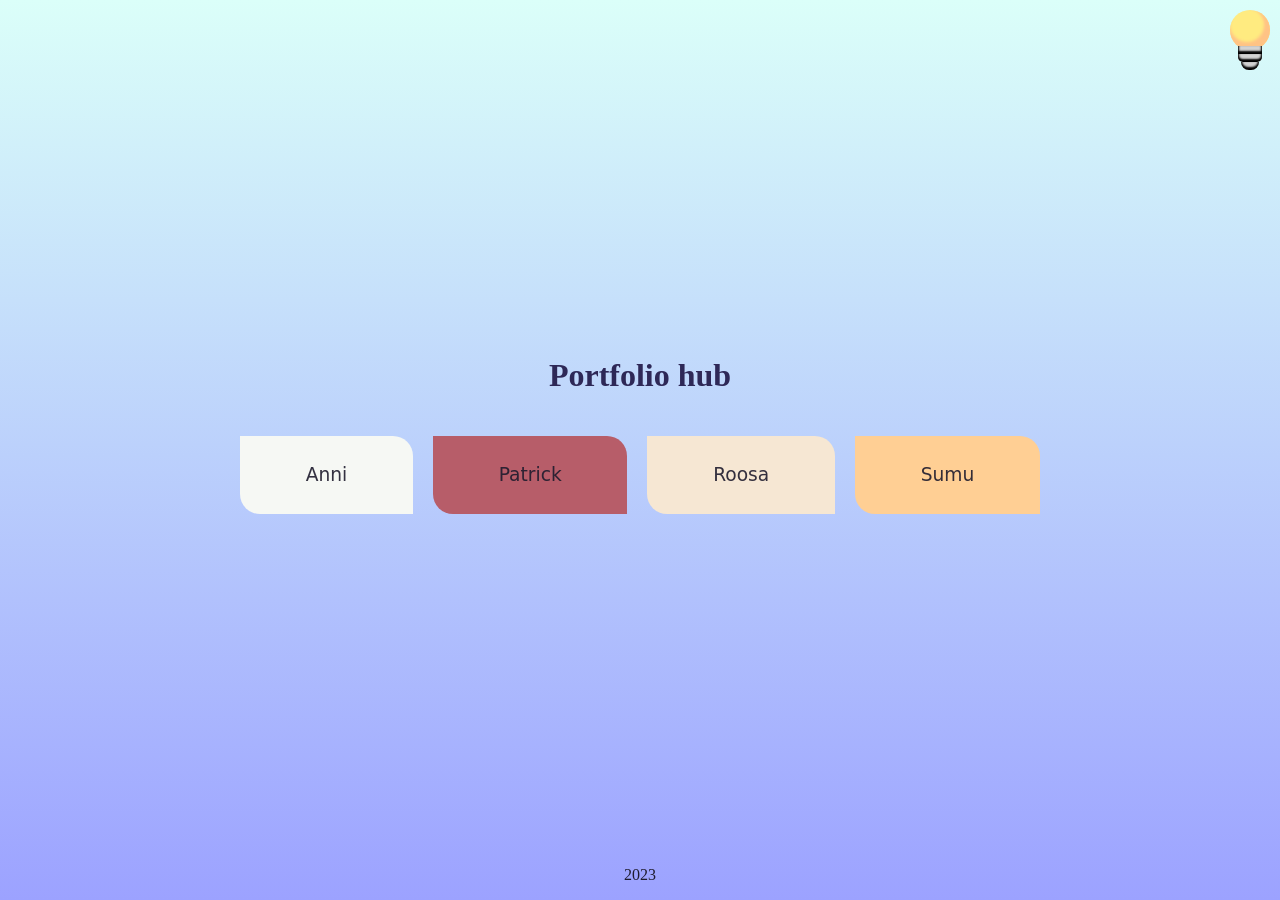
<file: index.html>
<!DOCTYPE html>
<html lang="en" data-theme="light">
<!-- Change if language is other than English
        American English = "en-US" (if you want to be specific),
        Finnish = "fi" -->

<head>
    <meta charset="UTF-8">
    <meta name="viewport" content="width=device-width, initial-scale=1.0">
    <link rel="stylesheet" href="styles/main.css" />
    <title>Hub</title>
</head>

<body>
    <div id="darkbg"></div>

    <div class="page-wrapper">
        <header>
            <div id="switch">
                <span class="light b1"></span>
                <span class="light b2"></span>
                <span class="light b3"></span>
                <span class="light b4"></span>
            </div>
        </header>

        <main>
            <h1>Portfolio hub</h1>
            <a href="a-kansio/index.html">
                <div class="hublink" id="anni">
                    <p>Anni</p>
                </div>
            </a>
            <a href="patrick/pate.html">
                <div class="hublink" id="patrick">
                    <p>Patrick</p>
                </div>
            </a>
            <a href="portroosa/portmain_roosa.html">
                <div class="hublink" id="roosa">
                    <p>Roosa</p>
                </div>
            </a>
            <a href="sumu/index.html">
                <div class="hublink" id="sumu">
                    <p>Sumu</p>
                </div>
            </a>
        </main>

        <footer>
            <p>2023</p>
        </footer>
    </div>
    <script type="text/javascript">
        // Assigns transition time only after load
        document.addEventListener("DOMContentLoaded", function () {
            let root = document.querySelector(":root");
            setTimeout(function () {
                root.style.setProperty("--transition-time", "0.2s");
            }, 300);
        });

        // call theme check on page load
        window.onload = function () {
            checkTheme();
        };

        // theme change variables
        const bulb = document.getElementById("switch");
        const darkbg = document.getElementById("darkbg");
        let darkTheme = false;

        // check if theme preference has already been set
        function checkTheme() {
            // if this is not the first time on this site
            const prevTheme = localStorage.getItem("theme");
            if (prevTheme) {
                setTheme(prevTheme);
                return;
            }

            // first time on site but prefers dark theme
            const darkThemePreference = window.matchMedia("(prefers-color-scheme: dark)");
            if (darkThemePreference.matches) {
                setTheme("dark");
                return;
            }

            // set default theme
            setTheme("light");
        }

        // click on the lightbulb
        bulb.addEventListener("click", () => {
            let themeName = darkTheme ? "light" : "dark";
            setTheme(themeName);
        });

        // theme change function
        function setTheme(themeName) {
            document.documentElement.setAttribute("data-theme", themeName);
            localStorage.setItem("theme", themeName);
            darkTheme = themeName === "dark";
            darkTheme
                ? bulb.classList.add("lightsoff")
                : bulb.classList.remove("lightsoff");

            darkTheme
                ? darkbg.classList.add("lightsoff")
                : darkbg.classList.remove("lightsoff");
        }
    </script>
</body>

</html>
</file>
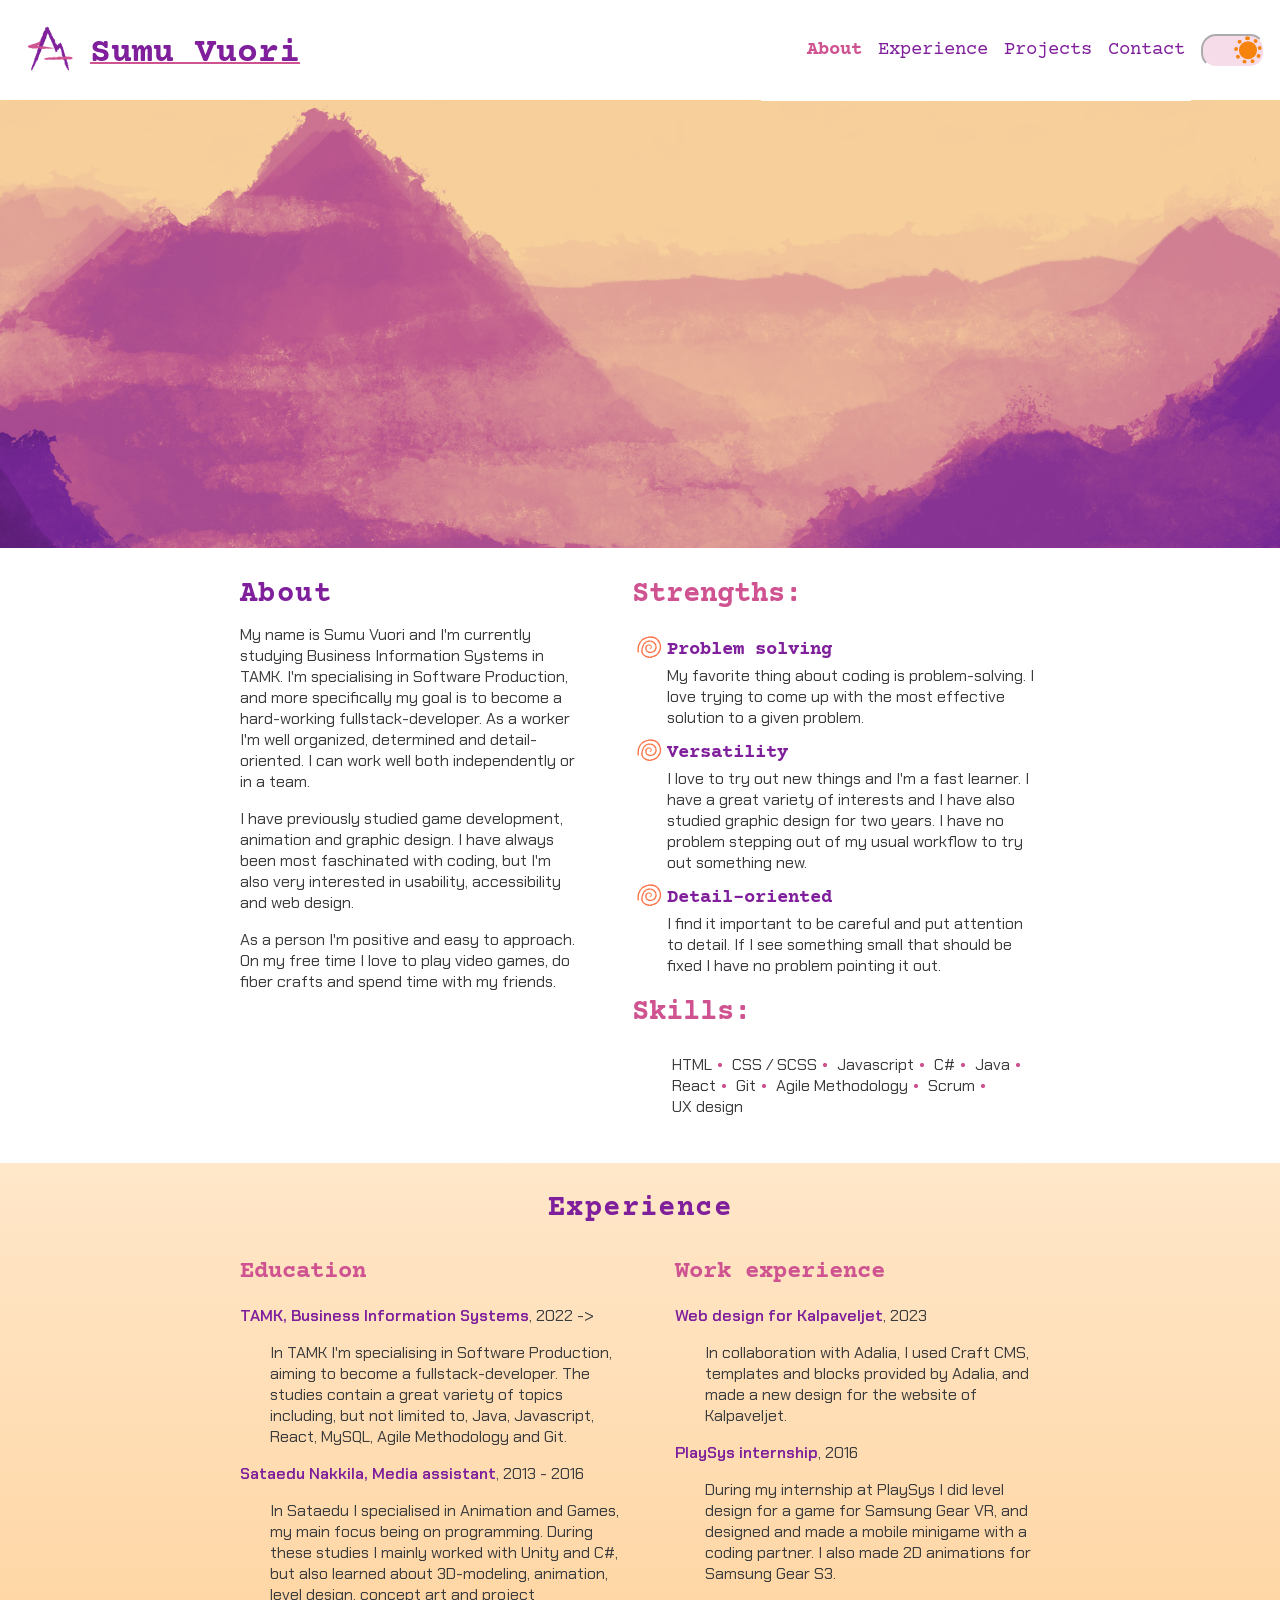
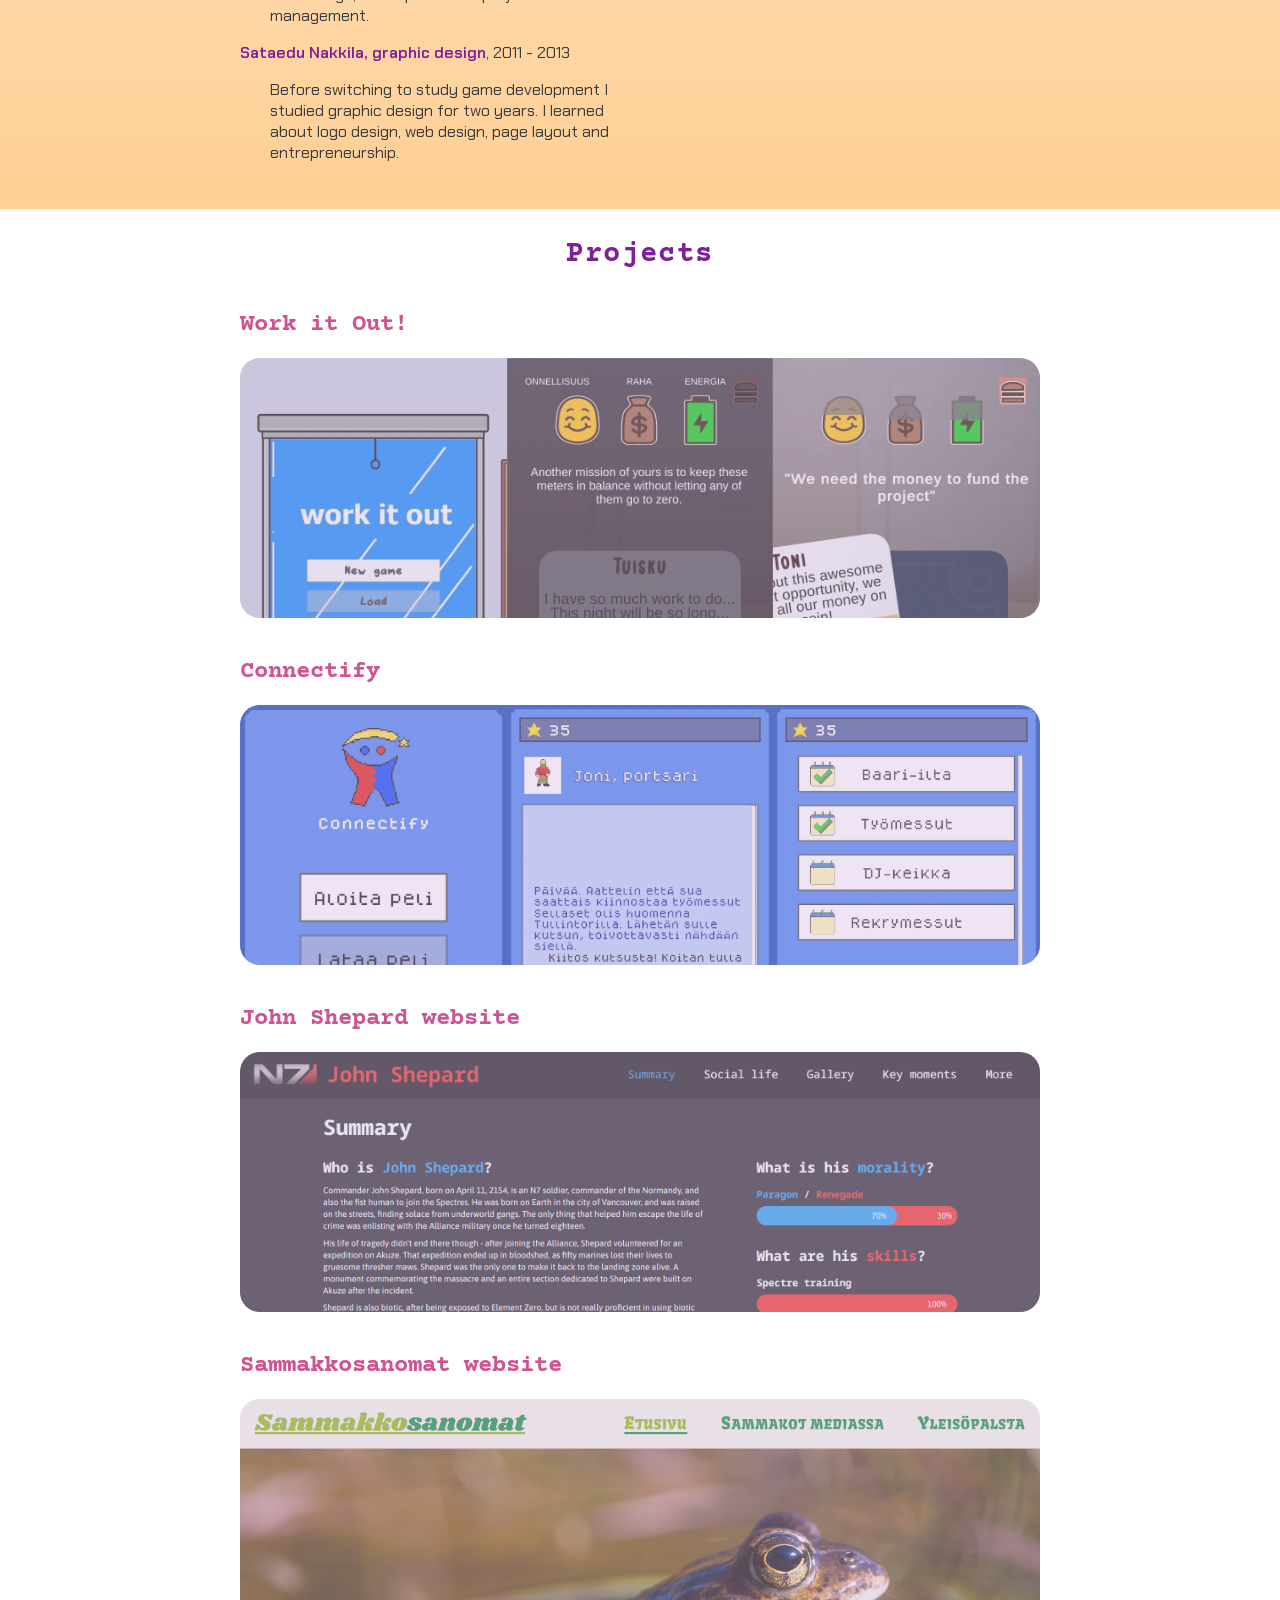
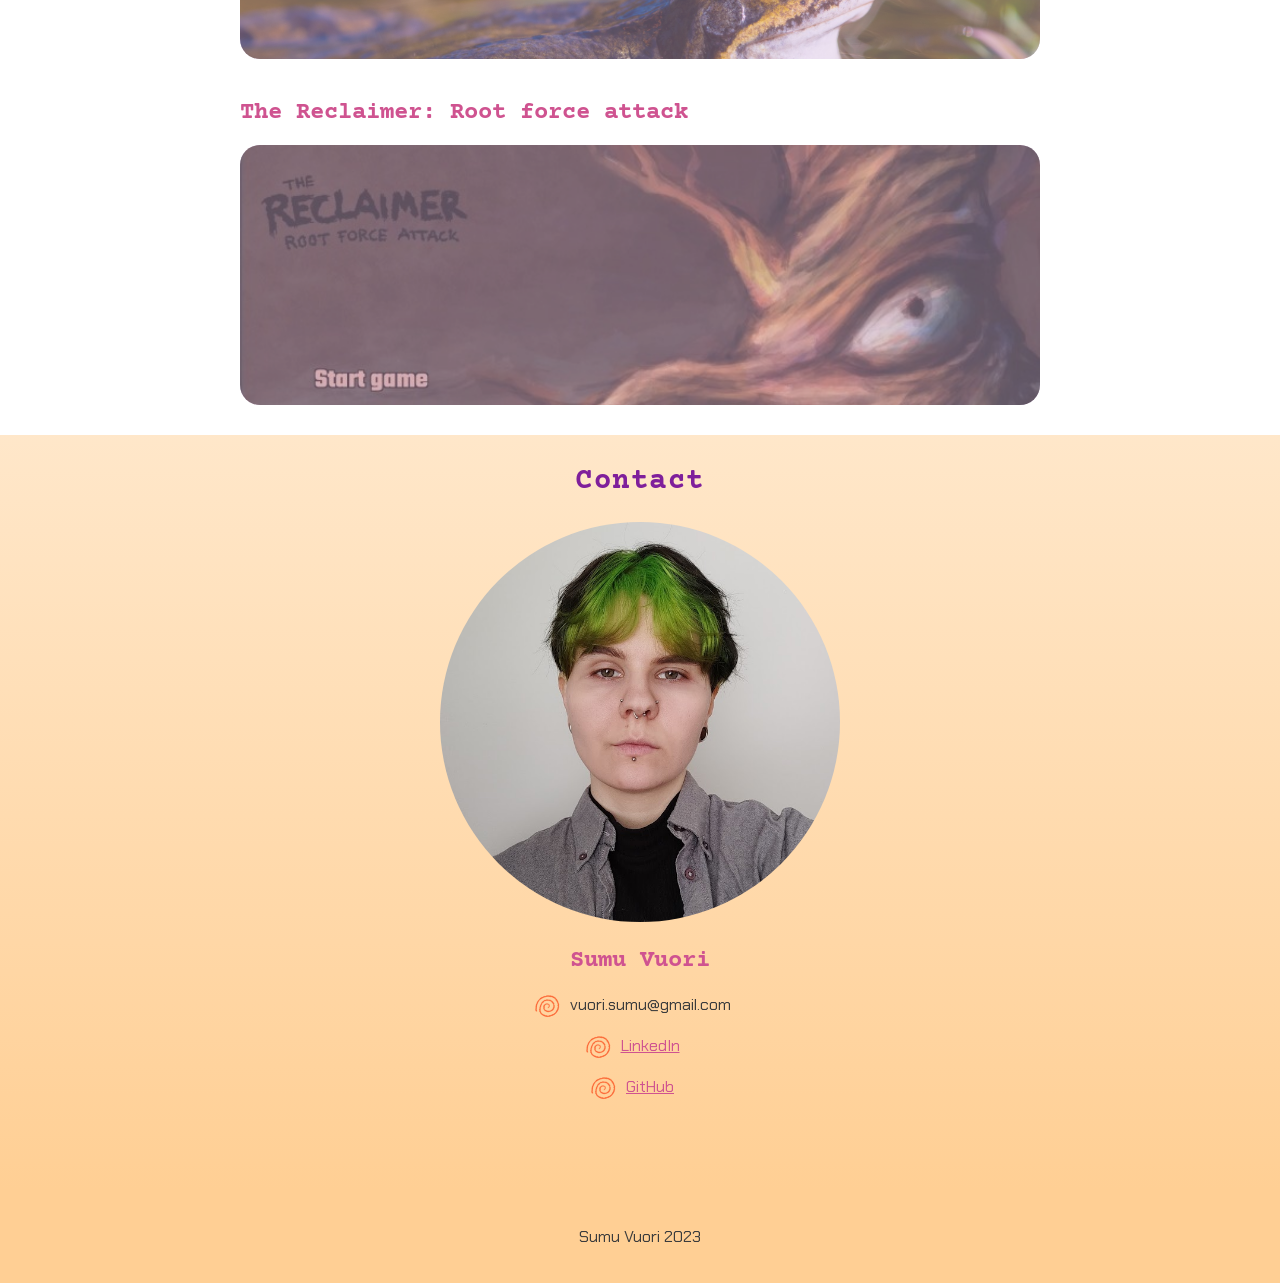
<file: sumu/index.html>
<!DOCTYPE html>
<html lang="en" data-theme="light">

<!-- HEAD STARTS HERE -->

<head>
    <meta charset="UTF-8">
    <meta name="viewport" content="width=device-width, initial-scale=1.0">
    <link rel="stylesheet" href="../styles/sumumain.css" />
    <title>Sumu Vuori</title>
</head>

<!-- BODY STARTS HERE -->

<body class="no-transitions">
    <!-- HEADER STARTS HERE -->
    <header id="header">
        <!-- LOGO DIV -->
        <div class="headerbg"></div>
        <div id="logo">
            <a href="#info">
                <div class="logoimg"></div>
            </a>
            <h1><a href="#info">Sumu Vuori</a></h1>
        </div>
        <div id="themebutton" class="hide">
            <div id="sun-moon"></div>
        </div>

        <!-- MENU HAMBURGER -->
        <div id="hamburger">
            <div class="ham bar-top"></div>
            <div class="ham bar-mid"></div>
            <div class="ham bar-bot"></div>
        </div>

        <!-- NAVIGATION -->
        <div id="nav">
            <ul>
                <li><a href="#info">About</a></li>
                <li><a href="#experience">Experience</a></li>
                <li><a href="#projects">Projects</a></li>
                <li><a href="#contact">Contact</a></li>
            </ul>
        </div>
    </header>

    <!-- MAIN STARTS HERE -->
    <main>
        <!-- SECTION: INFO -->
        <section class="no-transitions">
            <!-- ANCHOR -->
            <div class="anchor" id="info"></div>

            <div class="hero">
                <picture>
                    <source media="(min-width: 500px)" srcset="img/big/hero.png">
                    <img src="img/small/hero.png" alt="Placeholder image">
                </picture>
            </div>
            <div class="content-wrapper columns">

                <!-- CONTENT -->
                <h1>About</h1>

                <!-- ABOUT COLUMN -->
                <div>
                    <!-- GENERAL INFO -->
                    <p>
                        My name is Sumu Vuori and I'm currently studying Business Information Systems in TAMK. I'm
                        specialising in Software Production, and more specifically my goal is to become a hard-working
                        fullstack-developer. As a worker I'm well organized, determined and detail-oriented. I can work
                        well
                        both independently or in a team.
                    </p>

                    <p>
                        I have previously studied game development, animation and graphic design. I have always been
                        most
                        faschinated with coding, but I'm also very interested in usability, accessibility and web
                        design.
                    </p>

                    <p>
                        As a person I'm positive and easy to approach. On my free time I love to play video games, do
                        fiber
                        crafts and spend time with my friends.
                    </p>
                </div>

                <!-- SKILLSET COLUMN -->
                <div class="skillset">

                    <!-- STRENGTHS -->
                    <h2>Strengths:</h2>
                    <ul class="custom-bullet">
                        <li>
                            <h3>Problem solving</h3>
                            <p>
                                My favorite thing about coding is problem-solving. I love trying to come up with the
                                most
                                effective solution to a given problem.
                            </p>
                        </li>

                        <li>
                            <h3>Versatility</h3>
                            <p>
                                I love to try out new things and I'm a fast learner. I have a great variety of interests
                                and
                                I have also studied graphic design for two years. I have no problem stepping out of my
                                usual
                                workflow to try out something new.
                            </p>
                        </li>

                        <li>
                            <h3>Detail-oriented</h3>
                            <p>
                                I find it important to be careful and put attention to detail. If I see something small
                                that
                                should be fixed I have no problem pointing it out.
                            </p>
                        </li>
                    </ul>

                    <!-- SKILLS -->
                    <h2>Skills: </h2>
                    <ul class="short-list">
                        <li>HTML</li>
                        <li>CSS / SCSS</li>
                        <li>Javascript</li>
                        <li>C#</li>
                        <li>Java</li>
                        <li>React</li>
                        <li>Git</li>
                        <li>Agile Methodology</li>
                        <li>Scrum</li>
                        <li>UX design</li>
                    </ul>
                </div>
            </div>
        </section>

        <!-- SECTION: EXPERIENCE -->
        <section class="no-transitions">
            <!-- ANCHOR -->
            <div class="anchor" id="experience"></div>

            <div class="content-wrapper exp">

                <!-- EDUCATION AND WORK EXPERIENCE -->
                <h1>Experience</h1>

                <div class="education">

                    <h2>Education</h2>

                    <p>
                        <span>TAMK, Business Information Systems</span>, 2022 ->
                    </p>

                    <p class="indent">
                        In TAMK I'm specialising in Software Production, aiming to become a fullstack-developer. The
                        studies
                        contain a great variety of topics including, but not limited to, Java, Javascript, React, MySQL,
                        Agile
                        Methodology and Git.
                    </p>

                    <p>
                        <span>Sataedu Nakkila, Media assistant</span>, 2013 - 2016
                    </p>

                    <p class="indent">
                        In Sataedu I specialised in Animation and Games, my main focus being on programming. During
                        these
                        studies I mainly worked with Unity and C#, but also learned about 3D-modeling, animation, level
                        design,
                        concept art and project management.
                    </p>

                    <p>
                        <span>Sataedu Nakkila, graphic design</span>, 2011 - 2013
                    </p>

                    <p class="indent">
                        Before switching to study game development I studied graphic design for two years. I learned
                        about
                        logo
                        design, web design, page layout and entrepreneurship.
                    </p>
                </div>
                <div class="work">
                    <h2>Work experience</h2>
                    <p>
                        <span>Web design for Kalpaveljet</span>, 2023
                    </p>

                    <p class="indent">
                        In collaboration with Adalia, I used Craft CMS, templates and blocks provided by Adalia, and
                        made a
                        new
                        design for the website of Kalpaveljet.
                    </p>

                    <p>
                        <span>PlaySys internship</span>, 2016
                    </p>

                    <p class="indent">
                        During my internship at PlaySys I did level design for a game for Samsung Gear VR, and designed
                        and
                        made
                        a mobile minigame with a coding partner. I also made 2D animations for Samsung Gear S3.
                    </p>
                </div>
            </div>
        </section>

        <!-- SECTION: PROJECTS -->
        <section class="no-transitions">
            <!-- ANCHOR -->
            <div class="anchor" id="projects"></div>

            <div class="content-wrapper projects">

                <!-- CONTENT -->
                <h1>Projects</h1>

                <!-- PROJECT -->
                <h2 class="project-title">Work it Out!</h2>
                <div class="project-container closed">
                    <!-- PROJECT IMAGE -->
                    <div class="img-container mobile-screenshots">
                        <picture>
                            <source media="(min-width: 500px)" srcset="img/big/sc_en.jpg">
                            <img src="img/small/sc_en.jpg" alt="Placeholder image">
                        </picture>
                        <picture>
                            <source media="(min-width: 500px)" srcset="img/big/sc_en_2.jpg">
                            <img src="img/small/sc_en_2.jpg" alt="Placeholder image">
                        </picture>
                        <picture>
                            <source media="(min-width: 500px)" srcset="img/big/sc_en_4.jpg">
                            <img src="img/small/sc_en_4.jpg" alt="Placeholder image">
                        </picture>
                        <p>Screenshots of Work It Out!</p>
                    </div>

                    <!-- ANOTHER IMAGE -->
                    <div class="img-container">
                        <picture>
                            <source media="(min-width: 500px)" srcset="img/big/workitout-page.png">
                            <img src="img/small/workitout-page.png" alt="Placeholder image">
                        </picture>
                        <p>Web page for Work It Out!</p>
                    </div>

                    <!-- PROJECT DESCRIPTION -->
                    <p>
                        Work it Out! is a mobile game made for TYKKY. During this project I was a programmer, web
                        designer and responsible for project management. My main task as a programmer was the structure
                        and the basic functionality of the game. On top of that I was also heavily involved with the
                        game design, story and writing some of the characters, texts and documentation for the game.
                    </p>
                    <p>
                        In the project we used Scrum as the project management framework, and made the game using Unity
                        and C#. The project began on January 2023 and ended in May of the same year. The game can be
                        downloaded from Google Play, and it runs on Android phones.
                    </p>
                    <p>
                        <a href="https://play.google.com/store/apps/details?id=com.placbo.workitout&pli=1"
                            target="_blank">Google Play</a>
                    </p>
                    <p>
                        <a href="https://webpages.tuni.fi/22tiko2c/eng.html" target="_blank">Website of Work it Out!</a>
                    </p>
                    <div class="minimize">
                        <p>Minimize</p>
                    </div>
                </div>

                <!-- PROJECT -->
                <h2 class="project-title">Connectify</h2>
                <div class="project-container closed">
                    <!-- PROJECT IMAGE -->
                    <div class="img-container mobile-screenshots">
                        <picture>
                            <source media="(min-width: 900px)" srcset="img/connectify_2.jpg">
                            <img src="img/connectify_2.jpg" alt="Placeholder image">
                        </picture>
                        <picture>
                            <source media="(min-width: 900px)" srcset="img/connecfity_3.jpg">
                            <img src="img/connecfity_3.jpg" alt="Placeholder image">
                        </picture>
                        <picture>
                            <source media="(min-width: 900px)" srcset="img/connectify_1.jpg">
                            <img src="img/connectify_1.jpg" alt="Placeholder image">
                        </picture>
                        <p>Screenshots of Connectify</p>
                    </div>
                    <!-- PROJECT DESCRIPTION -->
                    <p>
                        Connectiy is a mobile game made for TYKKY. This project also began on January 2023 and ended on
                        May of the same year, and I joined to the team as a programmer in February. My job in this
                        project was again the structure and the basic functionality of the game.
                    </p>
                    <p>
                        <a href="https://play.google.com/store/apps/details?id=com.pixelpros.connectify&pli=1"
                            target="_blank">Google Play</a>
                    </p>
                    <p>
                        <a href="https://webpages.tuni.fi/22tiko2e/" target="_blank">Website of Connectify</a>
                    </p>
                    <div class="minimize">
                        <p>Minimize</p>
                    </div>
                </div>

                <!-- PROJECT -->
                <h2 class="project-title">John Shepard website</h2>
                <div class="project-container closed">
                    <!-- PROJECT IMAGE -->
                    <div class="img-container">
                        <picture>
                            <source media="(min-width: 600px)" srcset="img/big/shepard.png">
                            <img src="img/small/shepard.png" alt="Placeholder image">
                        </picture>
                        <p>The website on desktop</p>
                    </div>

                    <!-- PROJECT DECRIPTION -->
                    <p>
                        This website showcases the main character of Mass Effect, and it was made to showcase what I've
                        learned during the WWW-techniques course at school. It is a mobile-first website made with HTML,
                        CSS
                        and a little bit of Javascript.
                    </p>

                    <p>
                        <a href="https://homepages.tuni.fi/sumu.vuori/sass/" target="_blank">Link to the webpage</a>
                    </p>
                    <div class="minimize">
                        <p>Minimize</p>
                    </div>
                </div>

                <!-- PROJECT -->
                <h2 class="project-title">Sammakkosanomat website</h2>
                <div class="project-container closed">
                    <!-- PROJECT IMAGE -->
                    <div class="img-container">
                        <picture>
                            <source media="(min-width: 600px)" srcset="img/big/sasspage.png">
                            <img src="img/small/sasspage.png" alt="Placeholder image">
                        </picture>
                        <p>The website on desktop</p>
                    </div>

                    <!-- PROJECT DECRIPTION -->
                    <p>
                        Sammakkosanomat is a website for a fictional online community. I made the website to showcase my
                        HTML and SCSS skills as well as some Javascript. It is a mobile-first page that uses a variety
                        of
                        different SCSS techniques.
                    </p>

                    <p>
                        <a href="https://homepages.tuni.fi/sumu.vuori/sass/" target="_blank">Link to the webpage</a>
                    </p>
                    <div class="minimize">
                        <p>Minimize</p>
                    </div>
                </div>

                <!-- PROJECT -->
                <h2 class="project-title">The Reclaimer: Root force attack</h2>
                <div class="project-container closed">
                    <!-- PROJECT IMAGE -->
                    <div class="img-container">
                        <picture>
                            <source media="(min-width: 500px)" srcset="img/big/reclaimer.jpg">
                            <img src="img/small/reclaimer.jpg" alt="Placeholder image">
                        </picture>
                        <p>Screenshot from the main menu</p>
                    </div>

                    <!-- PROJECT DECRIPTION -->
                    <p>
                        The Reclaimer: Root force attack is a Global Game Jam game I worked on in January 2023. I worked
                        on some utility scripts like building randomization, blood splatters and menu functionality, and
                        made graphics like blood splatters and the main menu screen.
                    </p>

                    <p>
                        <a href="https://v3.globalgamejam.org/2023/games/reclaimer-root-force-attack-7"
                            target="_blank">The Reclaimer: Root force attack on GGJ</a>
                    </p>
                    <p><a href="https://github.com/cloudmoss/jam_roots" target="_blank">GitHub</a></p>
                    <div class="minimize">
                        <p>Minimize</p>
                    </div>
                </div>
            </div>
        </section>

        <!-- SECTION: CONTACT -->
        <section class="no-transitions center">
            <!-- ANCHOR -->
            <div class="anchor" id="contact"></div>

            <div class="content-wrapper">

                <!-- CONTENT -->
                <h1>Contact</h1>

                <div class="self">
                    <picture>
                        <source media="(min-width: 500px)" srcset="img/big/self.jpg">
                        <img src="img/small/self.jpg" alt="Placeholder image">
                    </picture>
                </div>

                <h2>Sumu Vuori</h2>
                <p>
                    <img src="img/bullet.png" class="icon">
                    vuori.sumu@gmail.com
                </p>
                <p>
                    <img src="img/bullet.png" class="icon">
                    <a href="https://www.linkedin.com/in/sumu-vuori-515aa92a1/" target="_blank">LinkedIn</a>
                </p>
                <p>
                    <img src="img/bullet.png" class="icon">
                    <a href="https://github.com/vuorisumu" target="_blank">GitHub</a>
                </p>
            </div>
        </section>
    </main>

    <!-- FOOTER STARTS HERE -->
    <footer>
        <p>Sumu Vuori 2023</p>
    </footer>

    <!-- SCRIPTS -->
    <script src="functions.js"></script>
</body>

</html>
</file>
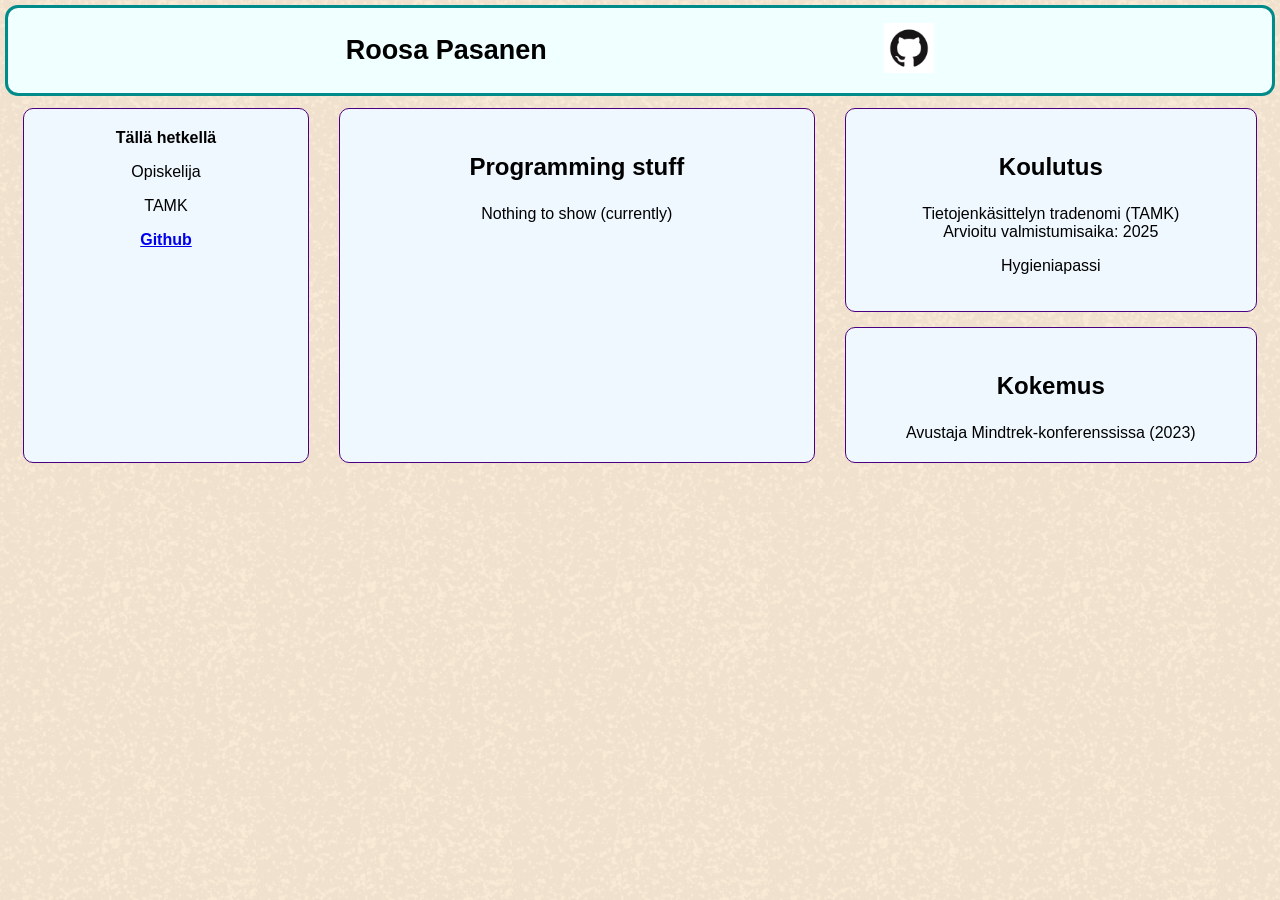
<file: portroosa/portmain_roosa.html>
<!DOCTYPE html>
<html lang="en">
  <head>
    <meta charset="UTF-8" />
    <meta name="viewport" content="width=device-width, initial-scale=1.0" />
    <title>Portfolio</title>
    <link rel="stylesheet" href="styles.css" />
  </head>
  <body>
    <header>
      <p>
      <h3>Roosa Pasanen</h3>
      <a href="https://github.com/Roosa-Pasanen"
        ><img src="githublogo.png"
      /></a>
    </p>
    </header>
    <div class="container">
      <section id="profile">
        <b>Tällä hetkellä</b>
        <p>Opiskelija</p>
        <p>TAMK</p>
        <a href="https://github.com/Roosa-Pasanen"
        ><b>Github</b></a>
      </section>

      <main>
        <h3>Programming stuff</h3>
        <p>Nothing to show (currently)</p>
      </main>
      <div class="sidebar">
        <section id="education">
          <h3>Koulutus</h3>
          <p>Tietojenkäsittelyn tradenomi (TAMK) <br> Arvioitu valmistumisaika: 2025</p>
          <p>Hygieniapassi</p>
        </section>

        <section id="experience">
          <h3>Kokemus</h3>
          <div>Avustaja Mindtrek-konferenssissa (2023)</div>
        </section>
      </div>
    </div>
  </body>
</html>
</file>
<file: styles/main.css>
/* Variables */
:root {
  --background: #dbfff9;
  --secondary-background: #9ca2ff;
  --darkcolor: #261fa6;
  --secondary-darkcolor: #090123;
  --anni: #f6f8f4;
  --patrick: #b75d69;
  --roosa: #f6e7d3;
  --sumu: #ffcf94;
  --text: #1f1c2e;
  --title: #2e2857;
  --transition-time: 0s;
}

[data-theme=dark] {
  --text: #dddddd;
  --title: #aaaaaa;
  --anni: #1f1e1e;
  --patrick: #3d2833;
  --roosa: #574a3e;
  --sumu: #36151d;
}

/* Extends */
header, main, footer {
  width: 100%;
  padding: 0;
  margin: 0;
  text-align: center;
}

html, body, #darkbg {
  padding: 0;
  margin: 0;
  height: 100%;
}

/* Mixins */
/* SCSS */
/* Light switch styles */
#switch {
  position: absolute;
  top: 10px;
  right: 10px;
  cursor: pointer;
  transition: var(--transition-time);
  /* Same animation time in whole bulb */
  /* All parts of light switch*/
  /* Bulb */
  /* Rest of the graphic */
  /* Smoothen the border */
  /* Smoothen the border even more */
  /* Shine on the back of the lightbulb */
  /* Lights off */
}
#switch * {
  transition: var(--transition-time);
}
#switch .light {
  display: block;
}
#switch .b1 {
  width: 40px;
  height: 40px;
  border-radius: 50%;
  background-color: #ffeb80;
  margin-bottom: -4px;
  box-shadow: inset -3px -5px 3px 3px #ffc385;
}
#switch .b2,
#switch .b3,
#switch .b4 {
  width: 24px;
  height: 8px;
  left: 50%;
  position: relative;
  margin-left: -12px;
  background-color: #d2d2d2;
  box-shadow: inset 0px -2px 2px 1px;
}
#switch .b3 {
  border-radius: 0 0 5px 5px;
}
#switch .b4 {
  width: 18px;
  margin-left: -9px;
  border-radius: 0 0 8px 8px;
}
#switch::before {
  content: "";
  display: block;
  height: 70px;
  z-index: -5;
  width: 70px;
  isolation: isolate;
  position: absolute;
  top: -19px;
  left: -16px;
}
#switch.lightsoff {
  /* Recolor the bulb */
  /* Recolor the rest */
}
#switch.lightsoff .b1 {
  background-color: #9d9f91;
  box-shadow: inset -3px -5px 3px 3px #707070;
}
#switch.lightsoff .b2,
#switch.lightsoff .b3,
#switch.lightsoff .b4 {
  background-color: gray;
}

/* Variables */
:root {
  --background: #dbfff9;
  --secondary-background: #9ca2ff;
  --darkcolor: #261fa6;
  --secondary-darkcolor: #090123;
  --anni: #f6f8f4;
  --patrick: #b75d69;
  --roosa: #f6e7d3;
  --sumu: #ffcf94;
  --text: #1f1c2e;
  --title: #2e2857;
  --transition-time: 0s;
}

[data-theme=dark] {
  --text: #dddddd;
  --title: #aaaaaa;
  --anni: #1f1e1e;
  --patrick: #3d2833;
  --roosa: #574a3e;
  --sumu: #36151d;
}

/* Extends */
footer, main, header {
  width: 100%;
  padding: 0;
  margin: 0;
  text-align: center;
}

#darkbg, body, html {
  padding: 0;
  margin: 0;
  height: 100%;
}

/* Mixins */
/* SCSS */
/* Full width */
/* Full width body */
body {
  background: linear-gradient(var(--background), var(--secondary-background));
  transition: var(--transition-time);
  overflow: hidden;
}

/* Dark background color */
#darkbg {
  width: 100%;
  position: absolute;
  background: linear-gradient(var(--darkcolor), var(--secondary-darkcolor));
  opacity: 0;
  z-index: -1;
  transition: var(--transition-time);
  /* Fade in the color */
}
#darkbg.lightsoff {
  opacity: 1;
}

/* Wrap the content inside a div */
.page-wrapper {
  position: absolute;
  inset: 0;
  display: grid;
  align-content: space-between;
  overflow: hidden;
  padding: 0 20px;
}

/* Page header */
header {
  overflow: hidden;
}

/* Page title */
h1 {
  color: var(--title);
  grid-column: 1/-1;
}

p {
  color: var(--text);
}

/* Content of the page  */
main {
  display: grid;
  gap: 20px;
  max-width: 300px;
  margin: auto;
}
main a {
  color: var(--text);
  text-decoration: none;
  font-family: system-ui;
  font-size: 14pt;
}
main .hublink {
  padding: 10px;
  transition: var(--transition-time);
  border-radius: 0 20px 0 20px;
}
main .hublink p {
  opacity: 0.9;
}
main .hublink#anni {
  background-color: var(--anni);
}
main .hublink#patrick {
  background-color: var(--patrick);
}
main .hublink#roosa {
  background-color: var(--roosa);
}
main .hublink#sumu {
  background-color: var(--sumu);
}
main .hublink:hover {
  box-shadow: 0px 3px 3px 0px rgba(0, 0, 0, 0.5);
  transform: translate(0, -5px);
}

/* Footer */
/* Bigger screen */
@media only screen and (min-width: 500px) {
  main {
    grid-template-columns: auto auto;
    max-width: 500px;
  }
  .hublink {
    border-radius: 0 20px 0 20px;
  }
  .hublink#patrick, .hublink#roosa {
    border-radius: 20px 0 20px 0;
  }
}
/* Even bigger screens */
@media only screen and (min-width: 800px) {
  main {
    grid-template-columns: auto auto auto auto;
    max-width: 800px;
  }
  .hublink#patrick, .hublink#roosa {
    border-radius: 0 20px 0 20px;
  }
}/*# sourceMappingURL=main.css.map */
</file>
<file: styles/sumumain.css>
@charset "UTF-8";
@import url("https://fonts.googleapis.com/css2?family=Chakra+Petch:wght@400;600&family=Courier+Prime:wght@400;700&display=swap");
/* scss variables */
/* default colors */
:root {
  --primary-color: #ffffff;
  --secondary-color: #ffcf94;
  --text-color: #3a3b3c;
  --accent: #cf5390;
  --secondary-accent: #7f1f9b;
  --transition-time: none;
  --themebutton-color: #f5830d;
}

/* dark theme variables */
[data-theme=dark] {
  --primary-color: #36151d;
  --secondary-color: #261319;
  --text-color: #fff;
  --accent: #fd6432;
  --secondary-accent: #ffa159;
  --themebutton-color: #ffa159;
}

/* default styles for titles */
/* default style for text */
/* theme button container */
#themebutton {
  transition: var(--transition-time);
  display: inline-block;
  vertical-align: middle;
  cursor: pointer;
  width: 60px;
  height: 30px;
  background-color: color-mix(in srgb, var(--accent), transparent 80%);
  border-radius: 15px;
  border: inset 2px var(--primary-color);
  margin-right: 15px;
  /* graphic in both sun and moon */
  /* graphic in sun mode */
  /* graphic in moon mode */
  /* hide theme change button when menu is not active */
}
#themebutton #sun-moon {
  transition: var(--transition-time);
  border-radius: 50%;
  width: 18px;
  height: 18px;
}
#themebutton.moon #sun-moon {
  transform: translate(200%, 29%);
  outline-offset: 1px;
  background-color: var(--themebutton-color);
  outline: 4px dotted var(--themebutton-color);
}
#themebutton:not(.moon) #sun-moon {
  outline: none;
  background-color: transparent;
  transform: translate(50%, 21%);
  box-shadow: -5px 3px 0 3px var(--themebutton-color);
}
#themebutton.hide {
  margin-top: -200px;
}

@media only screen and (min-width: 800px) {
  #themebutton {
    z-index: 200;
    order: 3;
    margin-right: 15px;
  }
  #themebutton.hide {
    margin-top: 0px;
  }
}
/* Fixed full width elements */
#nav, header {
  position: fixed;
  width: 100%;
}

/* header bar */
header {
  transition: var(--transition-time);
  background-color: var(--primary-color);
  height: 100px;
  top: 0;
  z-index: 100;
  display: flex;
  flex-direction: row;
  flex-wrap: wrap;
  align-items: center;
  justify-content: flex-end;
  /* logo banner */
  /* logo image styles */
  /* header properties when the header is shrunken */
}
header #logo {
  transition: var(--transition-time);
  border-bottom: 1px solid var(--secondary-color);
  height: 100%;
  display: flex;
  flex-grow: 1;
  flex-direction: row;
  justify-content: flex-end;
  align-items: center;
  padding: 0 10px;
  gap: 15px;
  /* text in logo banner */
}
header #logo h1 {
  display: inline-block;
  font-size: 28pt;
  flex: 1;
  margin: 7px 0 0 0;
  padding-left: 10px;
}
header .logoimg {
  height: 50px;
  width: 50px;
  background-image: url(../sumu/img/logo.png);
  background-size: cover;
  margin-left: 10px;
  margin-right: -10px;
}
header.shrink {
  height: 60px;
  /* active navigation while header is shrunken */
}
header.shrink #nav.active {
  top: 60px;
}

/* different colored logo on dark mode */
[data-theme=dark] .logoimg {
  background-image: url(../sumu/img/logodark.png);
}

/* primary color background to header */
.headerbg {
  width: 100%;
  height: 100%;
  position: absolute;
  z-index: -1;
  background-color: var(--primary-color);
}

/* navigation container */
#nav {
  top: -100%;
  z-index: -2;
  transition: 0.5s;
  background-color: var(--secondary-color);
  border-bottom: 1px solid var(--primary-color);
  /* slide into view when active */
  /* link list in navigation */
}
#nav.active {
  top: 100px;
}
#nav ul {
  list-style-type: none;
  /* elements in navigation list */
}
#nav ul li {
  padding: 6px;
  /* links in navigation */
  /* active link in navigation */
}
#nav ul li a {
  font-family: "Courier Prime", monospace;
  color: var(--secondary-accent);
  font-weight: 700;
  font-weight: 400;
  color: var(--secondary-accent);
  text-decoration: none;
  font-size: 1.2em;
}
#nav ul li a.active {
  font-weight: 700;
  color: var(--accent);
}

/* menu button */
#hamburger {
  width: 50px;
  height: 50px;
  position: relative;
  cursor: pointer;
  z-index: 2;
  transition: 0.5s;
  margin-right: 15px;
  /* all bars in the menu hamburger */
  /* top bar */
  /* bottom bar */
}
#hamburger .ham {
  width: 80%;
  height: 5px;
  background-color: var(--accent);
  border-radius: 25%;
  position: absolute;
  top: 50%;
  left: 10%;
  margin-top: -2.5px;
  transition: top 0.2s 0.15s, transform 0.2s, opacity 0.2s;
}
#hamburger .bar-top {
  top: 25%;
}
#hamburger .bar-bot {
  top: 75%;
}

/* menu button when active */
#hamburger.active {
  /* reverse animation */
  /* animate top bar */
  /* animate middle bar */
  /* animate bottom bar */
}
#hamburger.active .ham {
  transition: top 0.2s, transform 0.2s 0.15s, opacity 0.2s;
}
#hamburger.active .bar-top {
  transform: rotate(-45deg);
  top: 50%;
}
#hamburger.active .bar-mid {
  opacity: 0%;
}
#hamburger.active .bar-bot {
  transform: rotate(45deg);
  top: 50%;
}

/* desktop view */
@media only screen and (min-width: 800px) {
  /* different looking header on desktop */
  header {
    display: flex;
    gap: 10px;
    justify-content: flex-end;
    align-items: center;
    background-color: var(--primary-color);
    flex-wrap: wrap;
    /* reposition logo div */
    /* hide hamburger menu */
    /* reposition nav div */
    /*resize navigation along with the rest of the header */
  }
  header #logo {
    background-color: transparent;
    order: 1;
    flex-grow: 1;
    margin-left: 5px;
  }
  header #hamburger {
    display: none;
  }
  header #nav {
    order: 2;
    width: auto;
    position: static;
    top: 0;
    z-index: 2;
    display: flex;
    justify-content: flex-end;
    align-items: center;
    height: 100px;
    background-color: transparent;
    order: 2;
  }
  header #nav ul {
    margin: 0;
  }
  header #nav ul li {
    display: inline-block;
  }
  header.shrink #nav {
    height: 60px;
  }
}
/* section base styles */
section {
  transition: var(--transition-time);
  padding: 5px 20px 30px 20px;
  min-height: 80vh;
  background-color: var(--primary-color);
}

/* first section */
section:first-child {
  margin-top: 100px;
}

/* every other section */
section:nth-child(even) {
  background-color: var(--secondary-color);
  background: linear-gradient(color-mix(in srgb, var(--secondary-color), var(--primary-color) 50%), var(--secondary-color));
}

/* skillset column */
.skillset {
  /* no default list styles */
  /* short list */
  /* lists with custom bullet */
}
.skillset ul {
  list-style: none;
}
.skillset .short-list {
  /* list element */
}
.skillset .short-list li {
  font-family: "Chakra Petch", sans-serif;
  color: var(--text-color);
  font-weight: 400;
  display: inline-block;
  /* add separator between list elements */
}
.skillset .short-list li:not(:last-child)::after {
  content: "•";
  color: var(--accent);
  padding: 0 5px;
}
.skillset .custom-bullet {
  padding-left: 5px;
  /* list element */
}
.skillset .custom-bullet li {
  background: url("../sumu/img/bullet.png") no-repeat;
  padding-left: 30px;
  margin-top: 10px;
  /* titles in custom buller list */
  /* remove margin and padding from text */
}
.skillset .custom-bullet li h3 {
  line-height: 30px;
  padding: 0;
  margin: 0;
}
.skillset .custom-bullet li p {
  padding: 0;
  margin: 0;
}

/* project container defaults */
.project-container {
  transition: 0.5s;
  overflow: hidden;
  z-index: 0;
  padding-bottom: 10px;
  /* container for the image */
}
.project-container .minimize {
  float: right;
  cursor: pointer;
}
.project-container .minimize p {
  color: var(--accent);
}
.project-container .img-container {
  transition: 0.5s;
  /* mixes the primary color with 50% transparency */
  background-color: color-mix(in srgb, var(--secondary-accent), transparent 70%);
  /* image description */
  /* three screenshots side by side */
  /* images in project divs */
}
.project-container .img-container p {
  text-align: center;
  margin: 5px 0 0 0;
  font-size: 14px;
}
.project-container .img-container.mobile-screenshots {
  display: flex;
  flex-wrap: wrap;
  /* put three pictures side by side */
  /* image description still takes the whole space */
}
.project-container .img-container.mobile-screenshots picture {
  flex: 33%;
}
.project-container .img-container.mobile-screenshots p {
  flex: 100%;
}
.project-container .img-container img {
  transition: 0.5s;
  width: 100%;
  margin: auto;
  text-align: center;
}

/* project container when closed */
.project-container.closed {
  max-height: 80px;
  border-radius: 20px;
  cursor: pointer;
  /* container for the image */
}
.project-container.closed .img-container {
  /* shine effect graphic */
  /* images are a bit more transparent  */
  /* animation keyframe */
  /* activate animations on hover */
}
.project-container.closed .img-container::before {
  content: "";
  position: absolute;
  top: 0;
  left: -80%;
  /* shine color */
  background: linear-gradient(to right, rgba(255, 255, 255, 0) 25%, rgba(255, 255, 255, 0.7) 50%, rgba(255, 255, 255, 0) 75%);
  display: block;
  height: 100%;
  width: 40%;
  transform: skewX(-25deg);
  z-index: 1;
}
.project-container.closed .img-container img {
  opacity: 0.6;
}
@keyframes shine {
  100% {
    left: 125%;
  }
}
.project-container.closed .img-container:hover {
  transform: scale(1.1);
  z-index: 1;
  /* make images a bit more visible */
  /* activate the shine animation */
}
.project-container.closed .img-container:hover img {
  opacity: 0.8;
}
.project-container.closed .img-container:hover::before {
  animation: shine 0.8s;
}

/* project container when open */
.project-container.active {
  max-height: 3000px;
  /* container for the image */
}
.project-container.active .img-container {
  padding: 10px;
}

/* the title of each project is also clickable */
.project-title {
  cursor: pointer;
}

/* Bigger screen sizes */
@media only screen and (min-width: 400px) {
  /* prevent content from getting too big */
  .content-wrapper {
    max-width: 600px;
    margin: auto;
  }
  /* closed project container is a bit bigger */
  .project-container.closed {
    max-height: 150px;
  }
}
/* desktop view */
@media only screen and (min-width: 800px) {
  .exp, .columns {
    display: grid;
    grid-template-columns: auto auto;
    grid-template-rows: 50px auto;
    grid-auto-flow: dense;
    -moz-column-gap: 50px;
         column-gap: 50px;
    justify-items: start;
  }
  /* only the last section needs to be big enough */
  section:not(:last-child) {
    min-height: auto;
  }
  /* prevent content from getting too big */
  .content-wrapper {
    max-width: 800px;
    margin: auto;
  }
  /* put content into two columns */
  .columns {
    /* move section title to left column */
    /* continue left column with content */
    /* put skillset container to the right column*/
  }
  .columns h1 {
    grid-column: 1;
    grid-row: 1;
    margin-top: 20px;
  }
  .columns h1 + div {
    grid-column: 1;
    grid-row: 2;
  }
  .columns .skillset {
    grid-row: 1/3;
    grid-column: 2;
    /* make the title bigger to match section title */
  }
  .columns .skillset h2 {
    font-size: 22pt;
    margin-top: 20px;
  }
  /* experience is also in two columns */
  .exp h1 {
    grid-column: 1/3;
    justify-self: center;
  }
  /* closed project container is a bit bigger */
  .project-container.closed {
    max-height: 250px;
  }
}
/* smooth scrolling */
html {
  scroll-behavior: smooth !important;
}

/* default background color and reset margins */
body {
  transition: var(--transition-time);
  background-color: var(--primary-color);
  margin: 0;
  padding: 0;
}

/* conctact section info */
.center p {
  display: flex;
  justify-content: center;
  gap: 10px;
  margin-left: -15px;
}
.center h2 {
  text-align: center;
  margin-top: 25px;
}

/* default text */
p {
  font-family: "Chakra Petch", sans-serif;
  color: var(--text-color);
  font-weight: 400;
}

/* important text will be bolded */
p span {
  font-weight: 600;
  color: var(--secondary-accent);
}

/* indented text block */
.indent {
  padding-left: 30px;
}

/* link inside a paragraph */
p a {
  color: var(--accent);
}

/* header title */
header h1,
header h1 a {
  font-family: "Courier Prime", monospace;
  color: var(--secondary-accent);
  font-weight: 700;
  font-size: 7vw;
  line-height: 20pt;
  -webkit-text-decoration: 2px underline var(--accent);
          text-decoration: 2px underline var(--accent);
}

/* other big titles */
main h1 {
  font-family: "Courier Prime", monospace;
  color: var(--secondary-accent);
  font-weight: 700;
  font-size: 22pt;
  letter-spacing: 0.05em;
  text-align: center;
}

/* medium titles */
h2 {
  font-family: "Courier Prime", monospace;
  color: var(--secondary-accent);
  font-weight: 700;
  color: var(--accent);
  margin-top: 40px;
}

/* smaller titles */
h3 {
  font-family: "Courier Prime", monospace;
  color: var(--secondary-accent);
  font-weight: 700;
}

/* anchors for sections */
.anchor {
  position: relative;
  top: -60px;
  /* first section needs bigger anchor */
}
.anchor:first-of-type {
  top: -60px;
}

/* default image style */
img {
  max-width: 100%;
}

/* banner image container */
.hero {
  margin: -7px -20px 10px -20px;
  max-height: 450px;
  overflow: hidden;
  display: grid;
  align-content: stretch;
}

/* self portrait size */
.self {
  aspect-ratio: 1/1;
  max-width: 400px;
  margin: auto;
  border-radius: 50%;
  overflow: hidden;
  /* move the image a bit more upwards */
}
.self img {
  margin-top: -7%;
}

/* page footer */
footer {
  background-color: var(--secondary-color);
  text-align: center;
  display: flex;
  align-items: center;
  justify-content: center;
  padding: 20px;
}

/* bigger window size */
@media only screen and (min-width: 400px) {
  header h1,
  header h1 a {
    font-size: 26pt;
  }
}/*# sourceMappingURL=sumumain.css.map */
</file>
<file: portroosa/styles.css>
/* Grid container settings */
.container {
  display: grid;
  grid-template-columns: 25% 40% auto;
}

/* General image settings */
img {
  width: 50px;
}

/* General website body settings */
body {
  background-color: antiquewhite;
  background-image: url(cork.png);
}

/* Header settings */
header {
  /* Content display settings */
  display: flex;
  justify-content: space-between; /* Content on both sides */
  align-items: center;
  border-radius: 10px; /* Rounded corners */
  padding: auto;
  outline-style: solid;

  /* Text settings */
  font-family: "Lucida Sans", "Lucida Sans Regular", "Lucida Grande",
    "Lucida Sans Unicode", Geneva, Verdana, sans-serif;
  font-size: large;
  color: black;

  /* Colors */
  outline-color: darkcyan;
  background-color: azure;
}

/* Section box settings */
section {
  /* Content display settings */
  border-radius: 10px; /* Rounded corners */
  margin: 15px;
  padding: 20px;
  width: auto;
  height: auto;

  /* Colors */
  border: 1px solid indigo;
  background-color: aliceblue;
}

/* Main box settings*/
main {
  /* Content display settings */
  border-radius: 10px; /* Rounded corners */
  margin: 15px;
  padding: 20px;
  width: auto;
  height: auto;

  /* Colors */
  border: 1px solid indigo;
  background-color: aliceblue;
}

/* Text settings */

/* Textbox text settings*/
div {
  text-align: center;
  font-family: "Gill Sans", "Gill Sans MT", Calibri, "Trebuchet MS", sans-serif;
}

h3 {
  font-size: 1.5em;
}

/* Different screensizes */

/* Medium */
@media screen and (max-width: 1000px) {
  .profile {
    grid-column: 1;
    grid-row: 1;
  }

  main {
    grid-column: 2;
    grid-row: 1 / span 2;
  }

  .sidebar {
    grid-column: 1;
    grid-row: 2;
  }

  .container {
    grid-template-columns: auto auto;
  }
}

/* Small */
@media screen and (max-width: 700px) {
  .container {
    grid-template-columns: auto;
  }

  main {
    grid-column: 1;
    grid-row: 3;
  }
}
</file>
